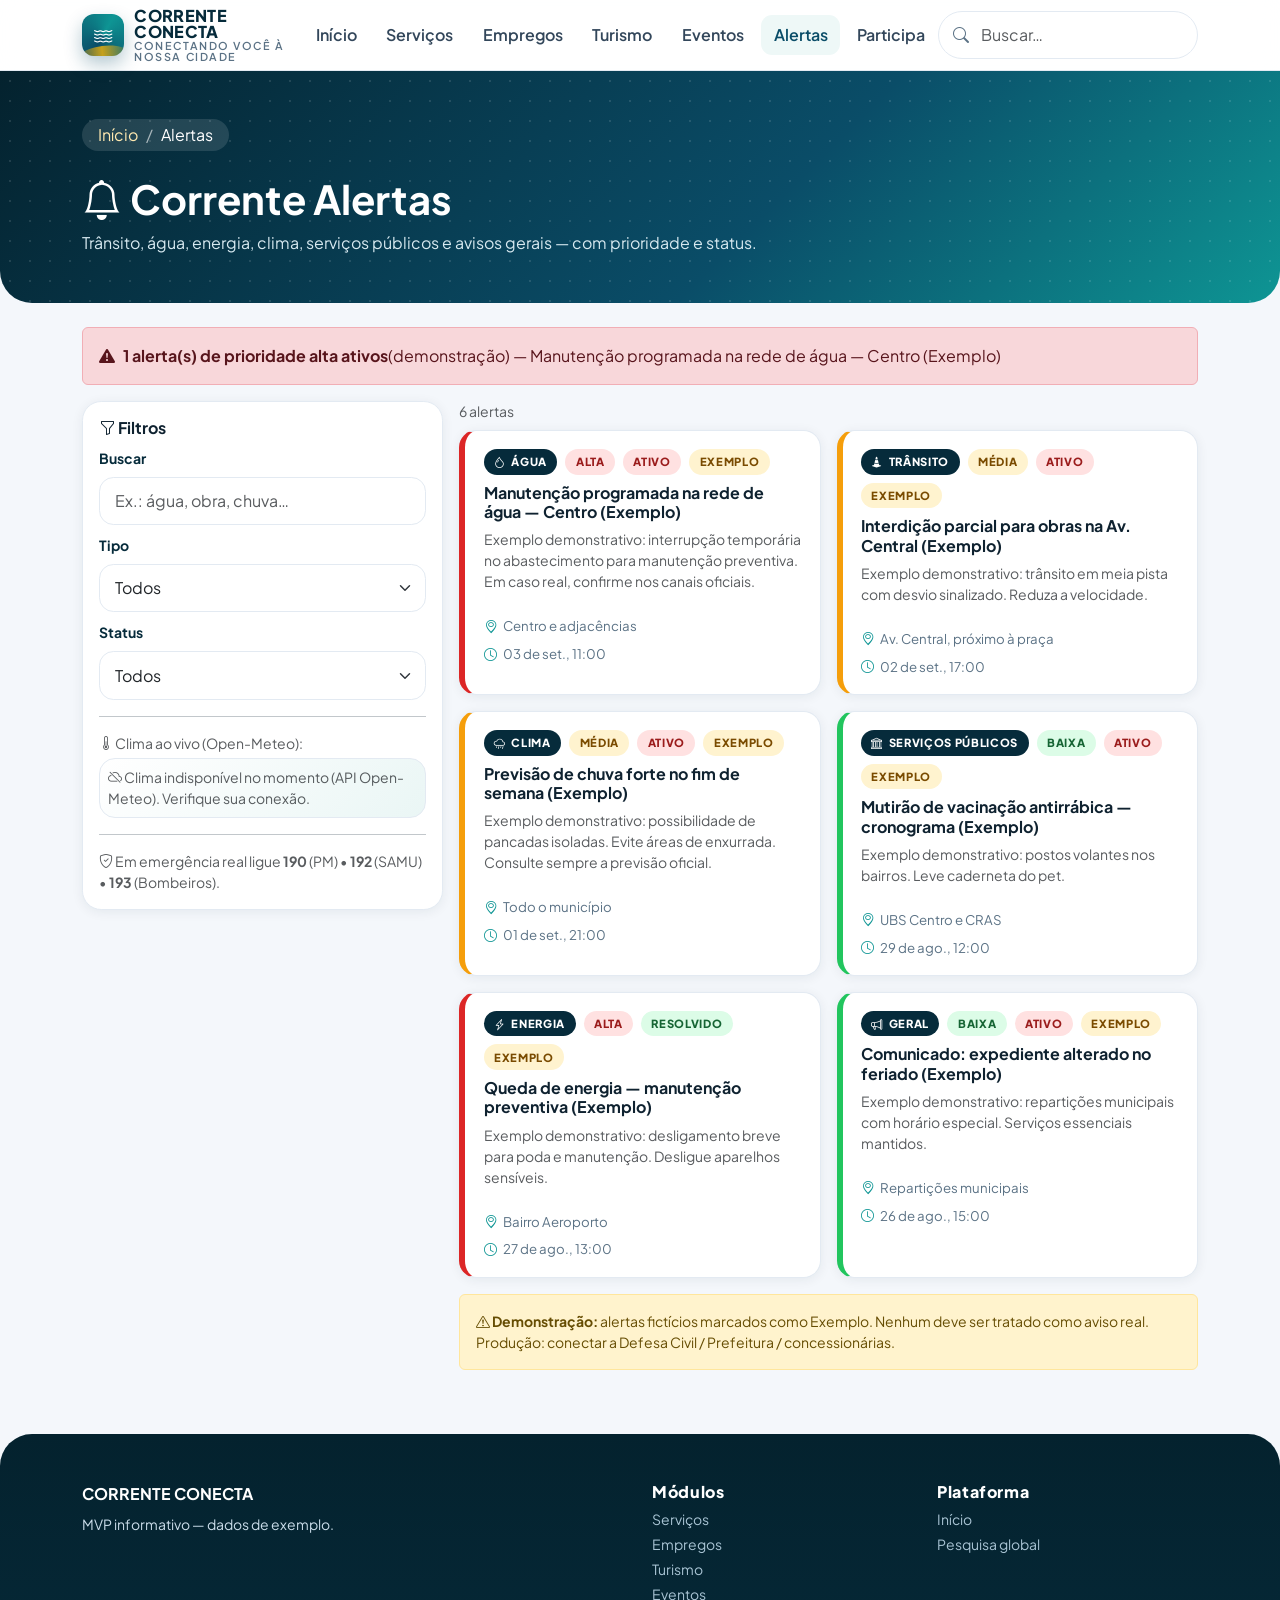
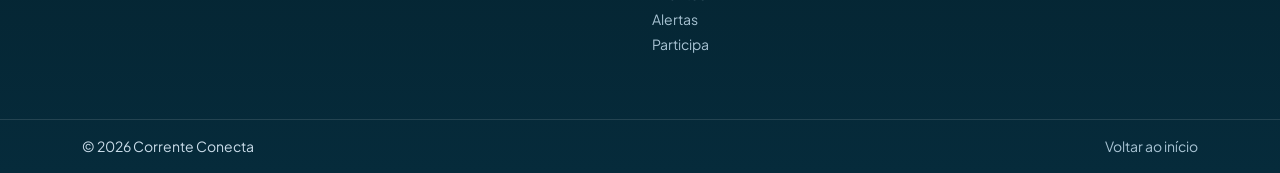
<file: pages/alertas.html>
<!doctype html>
<html lang="pt-BR">
<head>
<meta charset="utf-8"><meta name="viewport" content="width=device-width, initial-scale=1">
<title>Corrente Alertas — avisos da cidade</title>
<meta name="description" content="Alertas de Corrente-PI: trânsito, água, energia, clima, serviços públicos e avisos gerais.">
<link rel="icon" type="image/svg+xml" href="../assets/logo/logo.svg">
<link href="https://fonts.googleapis.com/css2?family=Plus+Jakarta+Sans:wght@400;600;700;800&display=swap" rel="stylesheet">
<link href="https://cdn.jsdelivr.net/npm/bootstrap@5.3.3/dist/css/bootstrap.min.css" rel="stylesheet">
<link href="https://cdn.jsdelivr.net/npm/bootstrap-icons@1.11.3/font/bootstrap-icons.min.css" rel="stylesheet">
<link rel="stylesheet" href="../css/style.css"><link rel="stylesheet" href="../css/responsive.css">
</head>
<body>
<header><nav class="navbar navbar-expand-lg cc-navbar sticky-top" id="mainNav" aria-label="Navegação principal"><div class="container">
<a class="cc-brand" href="../index.html"><span class="cc-logo"><i class="bi bi-water"></i></span><span class="cc-brand-name">CORRENTE CONECTA<small>Conectando você à nossa cidade</small></span></a>
<button class="navbar-toggler border-0" type="button" data-bs-toggle="offcanvas" data-bs-target="#menuMobile" aria-label="Abrir menu"><span class="navbar-toggler-icon"></span></button>
<div class="collapse navbar-collapse d-none d-lg-flex"><ul class="navbar-nav mx-auto gap-1">
<li class="nav-item"><a class="nav-link" href="../index.html">Início</a></li><li class="nav-item"><a class="nav-link" href="servicos.html">Serviços</a></li><li class="nav-item"><a class="nav-link" href="empregos.html">Empregos</a></li><li class="nav-item"><a class="nav-link" href="turismo.html">Turismo</a></li><li class="nav-item"><a class="nav-link" href="eventos.html">Eventos</a></li><li class="nav-item"><a class="nav-link active" href="alertas.html">Alertas</a></li><li class="nav-item"><a class="nav-link" href="participa.html">Participa</a></li></ul>
<form class="d-flex cc-search" role="search"><i class="bi bi-search"></i><label class="visually-hidden" for="globalSearch">Pesquisar</label><input id="globalSearch" class="form-control" type="search" placeholder="Buscar…" autocomplete="off"><div id="searchResults" class="cc-search-results d-none"></div></form></div></div></nav>
<div class="offcanvas offcanvas-end" tabindex="-1" id="menuMobile"><div class="offcanvas-header"><h5 class="fw-bold">Corrente Conecta</h5><button class="btn-close" data-bs-dismiss="offcanvas" aria-label="Fechar"></button></div><div class="offcanvas-body d-flex flex-column gap-1"><a class="nav-link" href="../index.html">Início</a><a class="nav-link" href="servicos.html">Serviços</a><a class="nav-link" href="empregos.html">Empregos</a><a class="nav-link" href="turismo.html">Turismo</a><a class="nav-link" href="eventos.html">Eventos</a><a class="nav-link active" href="alertas.html">Alertas</a><a class="nav-link" href="participa.html">Participa</a><a class="nav-link" href="busca.html">Pesquisa avançada</a></div></div></header>
<main>
<section class="page-hero"><div class="container py-5 position-relative">
<nav aria-label="breadcrumb"><ol class="breadcrumb px-3 py-1 d-inline-flex small"><li class="breadcrumb-item"><a href="../index.html">Início</a></li><li class="breadcrumb-item active" aria-current="page">Alertas</li></ol></nav>
<h1 class="fw-bold mt-2"><i class="bi bi-bell me-2"></i>Corrente Alertas</h1>
<p class="mb-0" style="color:#d7e9f0">Trânsito, água, energia, clima, serviços públicos e avisos gerais — com prioridade e status.</p></div></section>
<div class="container mt-4">
<div class="alert alert-danger d-flex align-items-center" id="alertaBanner" role="alert"></div>
<div class="row g-3">
<div class="col-lg-4"><div class="toolbar p-3"><h2 class="h6 fw-bold"><i class="bi bi-funnel"></i> Filtros</h2>
<label class="form-label small" for="qAl">Buscar</label><input id="qAl" class="form-control mb-2" type="search" placeholder="Ex.: água, obra, chuva…">
<label class="form-label small" for="fTipo">Tipo</label><select id="fTipo" class="form-select mb-2"><option>Todos</option></select>
<label class="form-label small" for="fStatus">Status</label><select id="fStatus" class="form-select"><option>Todos</option><option>Ativo</option><option>Resolvido</option></select>
<hr><div class="small text-muted"><i class="bi bi-thermometer-half"></i> Clima ao vivo (Open-Meteo):</div><div class="cc-weather p-2 mt-1" data-cc-weather><div class="small text-muted">Carregando…</div></div>
<hr><p class="small text-muted mb-0"><i class="bi bi-shield-check"></i> Em emergência real ligue <b>190</b> (PM) • <b>192</b> (SAMU) • <b>193</b> (Bombeiros).</p>
</div></div>
<div class="col-lg-8"><div class="small text-muted mb-2"><span id="countAl" aria-live="polite"></span></div><div class="row g-3" id="gridAlertas"></div>
<div class="alert alert-warning small mt-3"><i class="bi bi-exclamation-triangle"></i> <b>Demonstração:</b> alertas fictícios marcados como Exemplo. Nenhum deve ser tratado como aviso real. Produção: conectar a Defesa Civil / Prefeitura / concessionárias.</div></div>
</div></div></main>
<footer class="cc-footer"><div class="container py-5"><div class="row g-4"><div class="col-md-6"><b class="text-white">CORRENTE CONECTA</b><p class="small mt-2">MVP informativo — dados de exemplo.</p></div><div class="col-6 col-md-3"><h6>Módulos</h6><ul class="list-unstyled small d-grid gap-1"><li><a href="servicos.html">Serviços</a></li><li><a href="empregos.html">Empregos</a></li><li><a href="turismo.html">Turismo</a></li><li><a href="eventos.html">Eventos</a></li><li><a href="alertas.html">Alertas</a></li><li><a href="participa.html">Participa</a></li></ul></div><div class="col-6 col-md-3"><h6>Plataforma</h6><ul class="list-unstyled small d-grid gap-1"><li><a href="../index.html">Início</a></li><li><a href="busca.html">Pesquisa global</a></li></ul></div></div></div><div class="cc-bottom"><div class="container py-3 small d-flex gap-2"><span>© <span data-cc-year>2026</span> Corrente Conecta</span><span class="ms-auto"><a href="../index.html">Voltar ao início</a></span></div></div></footer>
<button id="toTop" aria-label="Voltar ao topo"><i class="bi bi-arrow-up"></i></button>
<script src="https://cdn.jsdelivr.net/npm/bootstrap@5.3.3/dist/js/bootstrap.bundle.min.js"></script>
<script src="../js/main.js"></script><script src="../js/alertas.js"></script>
</body></html>
</file>
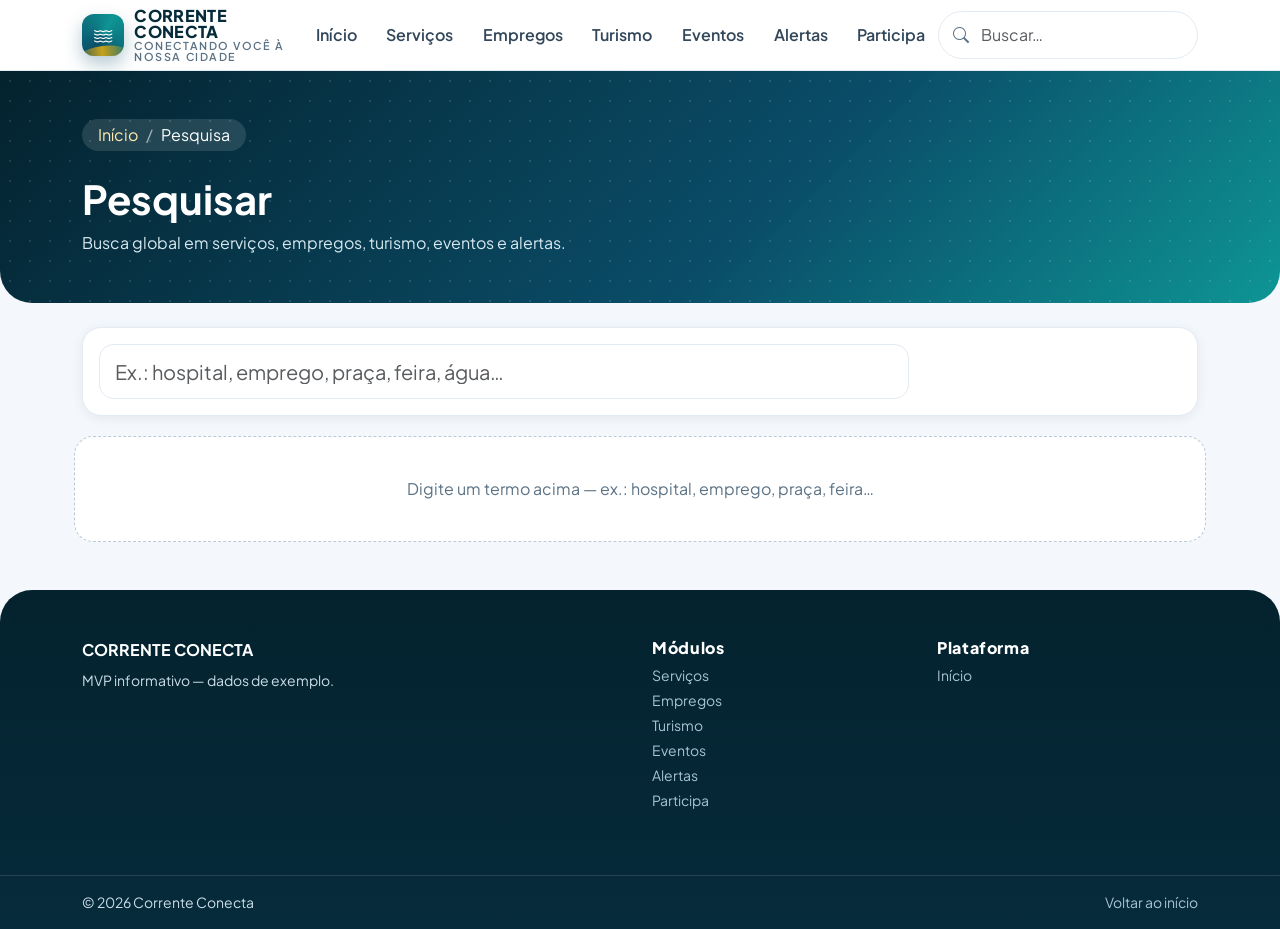
<file: pages/busca.html>
<!doctype html>
<html lang="pt-BR">
<head>
<meta charset="utf-8"><meta name="viewport" content="width=device-width, initial-scale=1">
<title>Pesquisa — Corrente Conecta</title>
<meta name="description" content="Pesquisa global do Corrente Conecta em serviços, empregos, turismo, eventos e alertas.">
<link rel="icon" type="image/svg+xml" href="../assets/logo/logo.svg">
<link href="https://fonts.googleapis.com/css2?family=Plus+Jakarta+Sans:wght@400;600;700;800&display=swap" rel="stylesheet">
<link href="https://cdn.jsdelivr.net/npm/bootstrap@5.3.3/dist/css/bootstrap.min.css" rel="stylesheet">
<link href="https://cdn.jsdelivr.net/npm/bootstrap-icons@1.11.3/font/bootstrap-icons.min.css" rel="stylesheet">
<link rel="stylesheet" href="../css/style.css"><link rel="stylesheet" href="../css/responsive.css">
</head>
<body>
<header><nav class="navbar navbar-expand-lg cc-navbar sticky-top" id="mainNav" aria-label="Navegação principal"><div class="container">
<a class="cc-brand" href="../index.html"><span class="cc-logo"><i class="bi bi-water"></i></span><span class="cc-brand-name">CORRENTE CONECTA<small>Conectando você à nossa cidade</small></span></a>
<button class="navbar-toggler border-0" type="button" data-bs-toggle="offcanvas" data-bs-target="#menuMobile" aria-label="Abrir menu"><span class="navbar-toggler-icon"></span></button>
<div class="collapse navbar-collapse d-none d-lg-flex"><ul class="navbar-nav mx-auto gap-1">
<li class="nav-item"><a class="nav-link" href="../index.html">Início</a></li><li class="nav-item"><a class="nav-link" href="servicos.html">Serviços</a></li><li class="nav-item"><a class="nav-link" href="empregos.html">Empregos</a></li><li class="nav-item"><a class="nav-link" href="turismo.html">Turismo</a></li><li class="nav-item"><a class="nav-link" href="eventos.html">Eventos</a></li><li class="nav-item"><a class="nav-link" href="alertas.html">Alertas</a></li><li class="nav-item"><a class="nav-link" href="participa.html">Participa</a></li></ul>
<form class="d-flex cc-search" role="search"><i class="bi bi-search"></i><label class="visually-hidden" for="globalSearch">Pesquisar</label><input id="globalSearch" class="form-control" type="search" placeholder="Buscar…" autocomplete="off"><div id="searchResults" class="cc-search-results d-none"></div></form></div></div></nav>
<div class="offcanvas offcanvas-end" tabindex="-1" id="menuMobile"><div class="offcanvas-header"><h5 class="fw-bold">Corrente Conecta</h5><button class="btn-close" data-bs-dismiss="offcanvas" aria-label="Fechar"></button></div><div class="offcanvas-body d-flex flex-column gap-1"><a class="nav-link" href="../index.html">Início</a><a class="nav-link" href="servicos.html">Serviços</a><a class="nav-link" href="empregos.html">Empregos</a><a class="nav-link" href="turismo.html">Turismo</a><a class="nav-link" href="eventos.html">Eventos</a><a class="nav-link" href="alertas.html">Alertas</a><a class="nav-link" href="participa.html">Participa</a></div></div></header>
<main>
<section class="page-hero"><div class="container py-5 position-relative">
<nav aria-label="breadcrumb"><ol class="breadcrumb px-3 py-1 d-inline-flex small"><li class="breadcrumb-item"><a href="../index.html">Início</a></li><li class="breadcrumb-item active" aria-current="page">Pesquisa</li></ol></nav>
<h1 class="fw-bold mt-2" id="buscaTitle">Pesquisar</h1>
<p class="mb-0" style="color:#d7e9f0">Busca global em serviços, empregos, turismo, eventos e alertas.</p></div></section>
<div class="container mt-4">
<div class="toolbar p-3"><div class="row g-2"><div class="col-md-9"><label class="visually-hidden" for="qBusca">Termo</label><input id="qBusca" class="form-control form-control-lg" type="search" placeholder="Ex.: hospital, emprego, praça, feira, água…"></div><div class="col-md-3 text-md-end align-self-center"><span id="buscaCount" class="small text-muted"></span></div></div></div>
<div class="row g-3 mt-1" id="buscaResults"></div>
</div></main>
<footer class="cc-footer"><div class="container py-5"><div class="row g-4"><div class="col-md-6"><b class="text-white">CORRENTE CONECTA</b><p class="small mt-2">MVP informativo — dados de exemplo.</p></div><div class="col-6 col-md-3"><h6>Módulos</h6><ul class="list-unstyled small d-grid gap-1"><li><a href="servicos.html">Serviços</a></li><li><a href="empregos.html">Empregos</a></li><li><a href="turismo.html">Turismo</a></li><li><a href="eventos.html">Eventos</a></li><li><a href="alertas.html">Alertas</a></li><li><a href="participa.html">Participa</a></li></ul></div><div class="col-6 col-md-3"><h6>Plataforma</h6><ul class="list-unstyled small d-grid gap-1"><li><a href="../index.html">Início</a></li></ul></div></div></div><div class="cc-bottom"><div class="container py-3 small d-flex gap-2"><span>© <span data-cc-year>2026</span> Corrente Conecta</span><span class="ms-auto"><a href="../index.html">Voltar ao início</a></span></div></div></footer>
<button id="toTop" aria-label="Voltar ao topo"><i class="bi bi-arrow-up"></i></button>
<script src="https://cdn.jsdelivr.net/npm/bootstrap@5.3.3/dist/js/bootstrap.bundle.min.js"></script>
<script src="../js/main.js"></script><script src="../js/busca.js"></script>
</body></html>
</file>
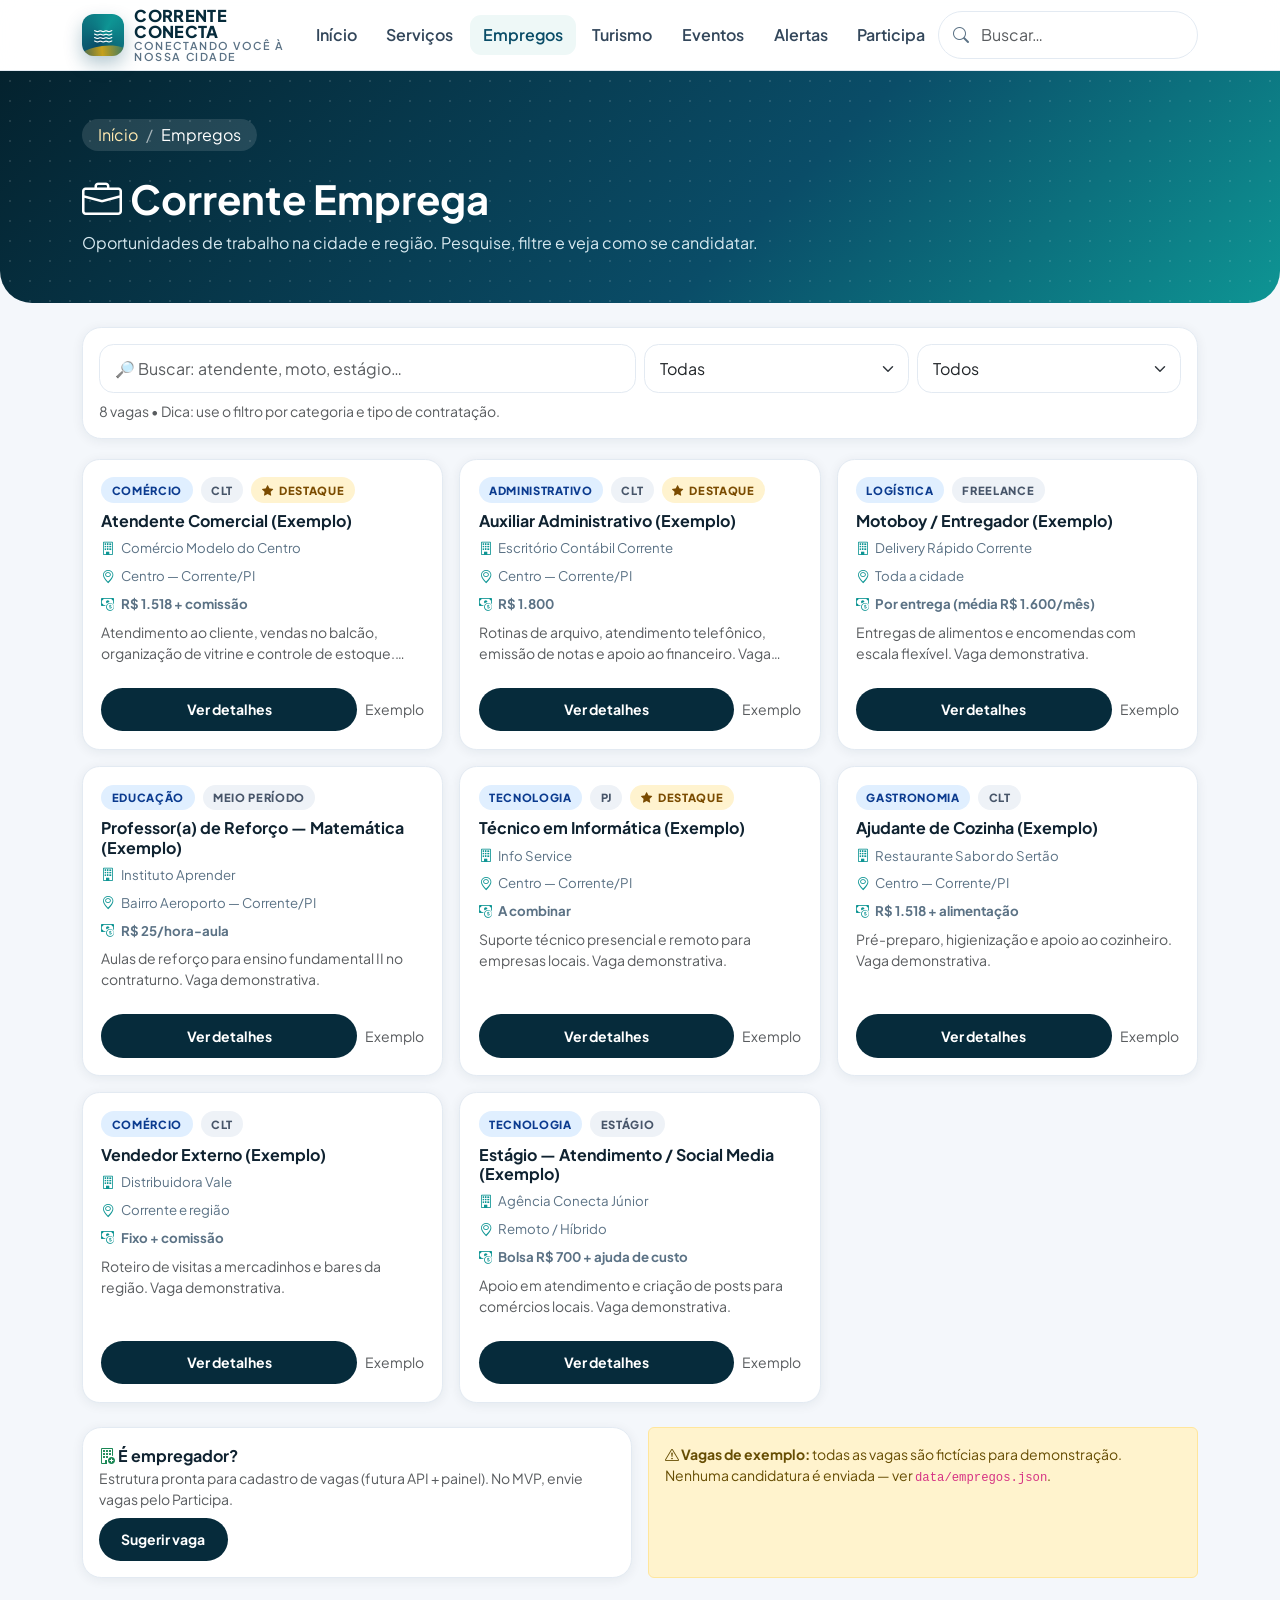
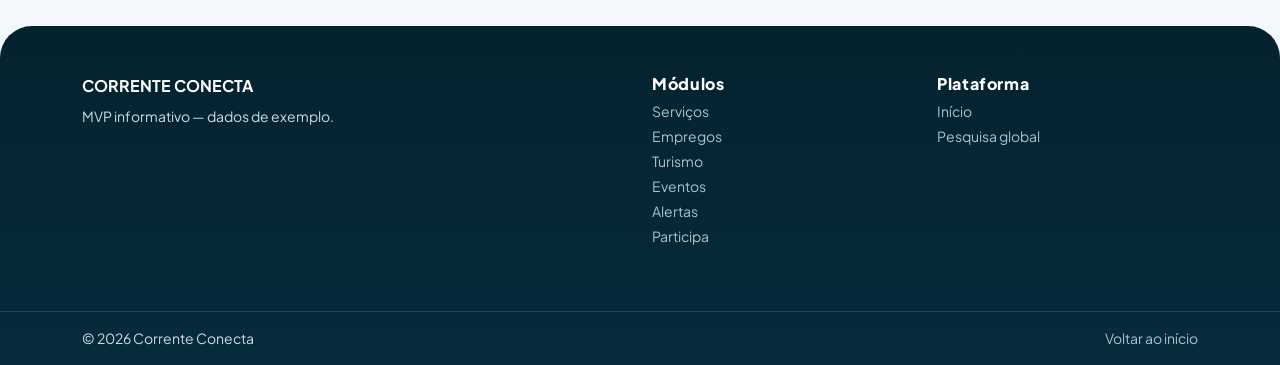
<file: pages/empregos.html>
<!doctype html>
<html lang="pt-BR">
<head>
  <meta charset="utf-8"><meta name="viewport" content="width=device-width, initial-scale=1">
  <title>Corrente Emprega — vagas em Corrente-PI</title>
  <meta name="description" content="Vagas de emprego em Corrente-PI: pesquise, filtre por categoria e tipo, veja detalhes e candidate-se.">
  <link rel="icon" type="image/svg+xml" href="../assets/logo/logo.svg">
  <link href="https://fonts.googleapis.com/css2?family=Plus+Jakarta+Sans:wght@400;600;700;800&display=swap" rel="stylesheet">
  <link href="https://cdn.jsdelivr.net/npm/bootstrap@5.3.3/dist/css/bootstrap.min.css" rel="stylesheet">
  <link href="https://cdn.jsdelivr.net/npm/bootstrap-icons@1.11.3/font/bootstrap-icons.min.css" rel="stylesheet">
  <link rel="stylesheet" href="../css/style.css"><link rel="stylesheet" href="../css/responsive.css">
</head>
<body>
<header><nav class="navbar navbar-expand-lg cc-navbar sticky-top" id="mainNav" aria-label="Navegação principal"><div class="container">
<a class="cc-brand" href="../index.html"><span class="cc-logo"><i class="bi bi-water"></i></span><span class="cc-brand-name">CORRENTE CONECTA<small>Conectando você à nossa cidade</small></span></a>
<button class="navbar-toggler border-0" type="button" data-bs-toggle="offcanvas" data-bs-target="#menuMobile" aria-label="Abrir menu"><span class="navbar-toggler-icon"></span></button>
<div class="collapse navbar-collapse d-none d-lg-flex"><ul class="navbar-nav mx-auto gap-1">
<li class="nav-item"><a class="nav-link" href="../index.html">Início</a></li><li class="nav-item"><a class="nav-link" href="servicos.html">Serviços</a></li><li class="nav-item"><a class="nav-link active" href="empregos.html">Empregos</a></li><li class="nav-item"><a class="nav-link" href="turismo.html">Turismo</a></li><li class="nav-item"><a class="nav-link" href="eventos.html">Eventos</a></li><li class="nav-item"><a class="nav-link" href="alertas.html">Alertas</a></li><li class="nav-item"><a class="nav-link" href="participa.html">Participa</a></li></ul>
<form class="d-flex cc-search" role="search"><i class="bi bi-search"></i><label class="visually-hidden" for="globalSearch">Pesquisar</label><input id="globalSearch" class="form-control" type="search" placeholder="Buscar…" autocomplete="off"><div id="searchResults" class="cc-search-results d-none"></div></form></div></div></nav>
<div class="offcanvas offcanvas-end" tabindex="-1" id="menuMobile"><div class="offcanvas-header"><h5 class="fw-bold">Corrente Conecta</h5><button class="btn-close" data-bs-dismiss="offcanvas" aria-label="Fechar"></button></div><div class="offcanvas-body d-flex flex-column gap-1"><a class="nav-link" href="../index.html">Início</a><a class="nav-link" href="servicos.html">Serviços</a><a class="nav-link active" href="empregos.html">Empregos</a><a class="nav-link" href="turismo.html">Turismo</a><a class="nav-link" href="eventos.html">Eventos</a><a class="nav-link" href="alertas.html">Alertas</a><a class="nav-link" href="participa.html">Participa</a><a class="nav-link" href="busca.html">Pesquisa avançada</a></div></div></header>
<main>
<section class="page-hero"><div class="container py-5 position-relative">
<nav aria-label="breadcrumb"><ol class="breadcrumb px-3 py-1 d-inline-flex small"><li class="breadcrumb-item"><a href="../index.html">Início</a></li><li class="breadcrumb-item active" aria-current="page">Empregos</li></ol></nav>
<h1 class="fw-bold mt-2"><i class="bi bi-briefcase me-2"></i>Corrente Emprega</h1>
<p class="mb-0" style="color:#d7e9f0">Oportunidades de trabalho na cidade e região. Pesquise, filtre e veja como se candidatar.</p></div></section>
<div class="container mt-4">
<div class="toolbar p-3"><div class="row g-2"><div class="col-md-6"><label class="visually-hidden" for="qVagas">Pesquisar vagas</label><input id="qVagas" class="form-control" type="search" placeholder="🔎 Buscar: atendente, moto, estágio…"></div><div class="col-6 col-md-3"><label class="visually-hidden" for="fCat">Categoria</label><select id="fCat" class="form-select"><option>Todas</option></select></div><div class="col-6 col-md-3"><label class="visually-hidden" for="fTipo">Tipo</label><select id="fTipo" class="form-select"><option>Todos</option></select></div></div><div class="small text-muted mt-2"><span id="countVagas" aria-live="polite"></span> • Dica: use o filtro por categoria e tipo de contratação.</div></div>
<div class="row g-3 mt-1" id="gridVagas"></div>
<div class="row g-3 mt-2"><div class="col-md-6"><div class="toolbar p-3 h-100"><b><i class="bi bi-building-add text-success"></i> É empregador?</b><p class="small text-muted mb-2">Estrutura pronta para cadastro de vagas (futura API + painel). No MVP, envie vagas pelo Participa.</p><a href="participa.html" class="btn btn-dark-cc btn-sm">Sugerir vaga</a></div></div><div class="col-md-6"><div class="alert alert-warning small h-100 mb-0"><i class="bi bi-exclamation-triangle"></i> <b>Vagas de exemplo:</b> todas as vagas são fictícias para demonstração. Nenhuma candidatura é enviada — ver <code>data/empregos.json</code>.</div></div></div>
</div></main>
<footer class="cc-footer"><div class="container py-5"><div class="row g-4"><div class="col-md-6"><b class="text-white">CORRENTE CONECTA</b><p class="small mt-2">MVP informativo — dados de exemplo.</p></div><div class="col-6 col-md-3"><h6>Módulos</h6><ul class="list-unstyled small d-grid gap-1"><li><a href="servicos.html">Serviços</a></li><li><a href="empregos.html">Empregos</a></li><li><a href="turismo.html">Turismo</a></li><li><a href="eventos.html">Eventos</a></li><li><a href="alertas.html">Alertas</a></li><li><a href="participa.html">Participa</a></li></ul></div><div class="col-6 col-md-3"><h6>Plataforma</h6><ul class="list-unstyled small d-grid gap-1"><li><a href="../index.html">Início</a></li><li><a href="busca.html">Pesquisa global</a></li></ul></div></div></div><div class="cc-bottom"><div class="container py-3 small d-flex gap-2"><span>© <span data-cc-year>2026</span> Corrente Conecta</span><span class="ms-auto"><a href="../index.html">Voltar ao início</a></span></div></div></footer>
<button id="toTop" aria-label="Voltar ao topo"><i class="bi bi-arrow-up"></i></button>
<div class="modal fade" id="vagaModal" tabindex="-1" aria-labelledby="vagaTitle"><div class="modal-dialog modal-dialog-centered"><div class="modal-content" style="border-radius:1.2rem"><div class="modal-header"><h5 class="modal-title fw-bold" id="vagaTitle">Vaga</h5><button class="btn-close" data-bs-dismiss="modal" aria-label="Fechar"></button></div><div class="modal-body" id="vagaBody"></div><div class="modal-footer"><button class="btn btn-outline-cc btn-sm" data-bs-dismiss="modal">Fechar</button></div></div></div></div>
<script src="https://cdn.jsdelivr.net/npm/bootstrap@5.3.3/dist/js/bootstrap.bundle.min.js"></script>
<script src="../js/main.js"></script><script src="../js/empregos.js"></script>
</body></html>
</file>
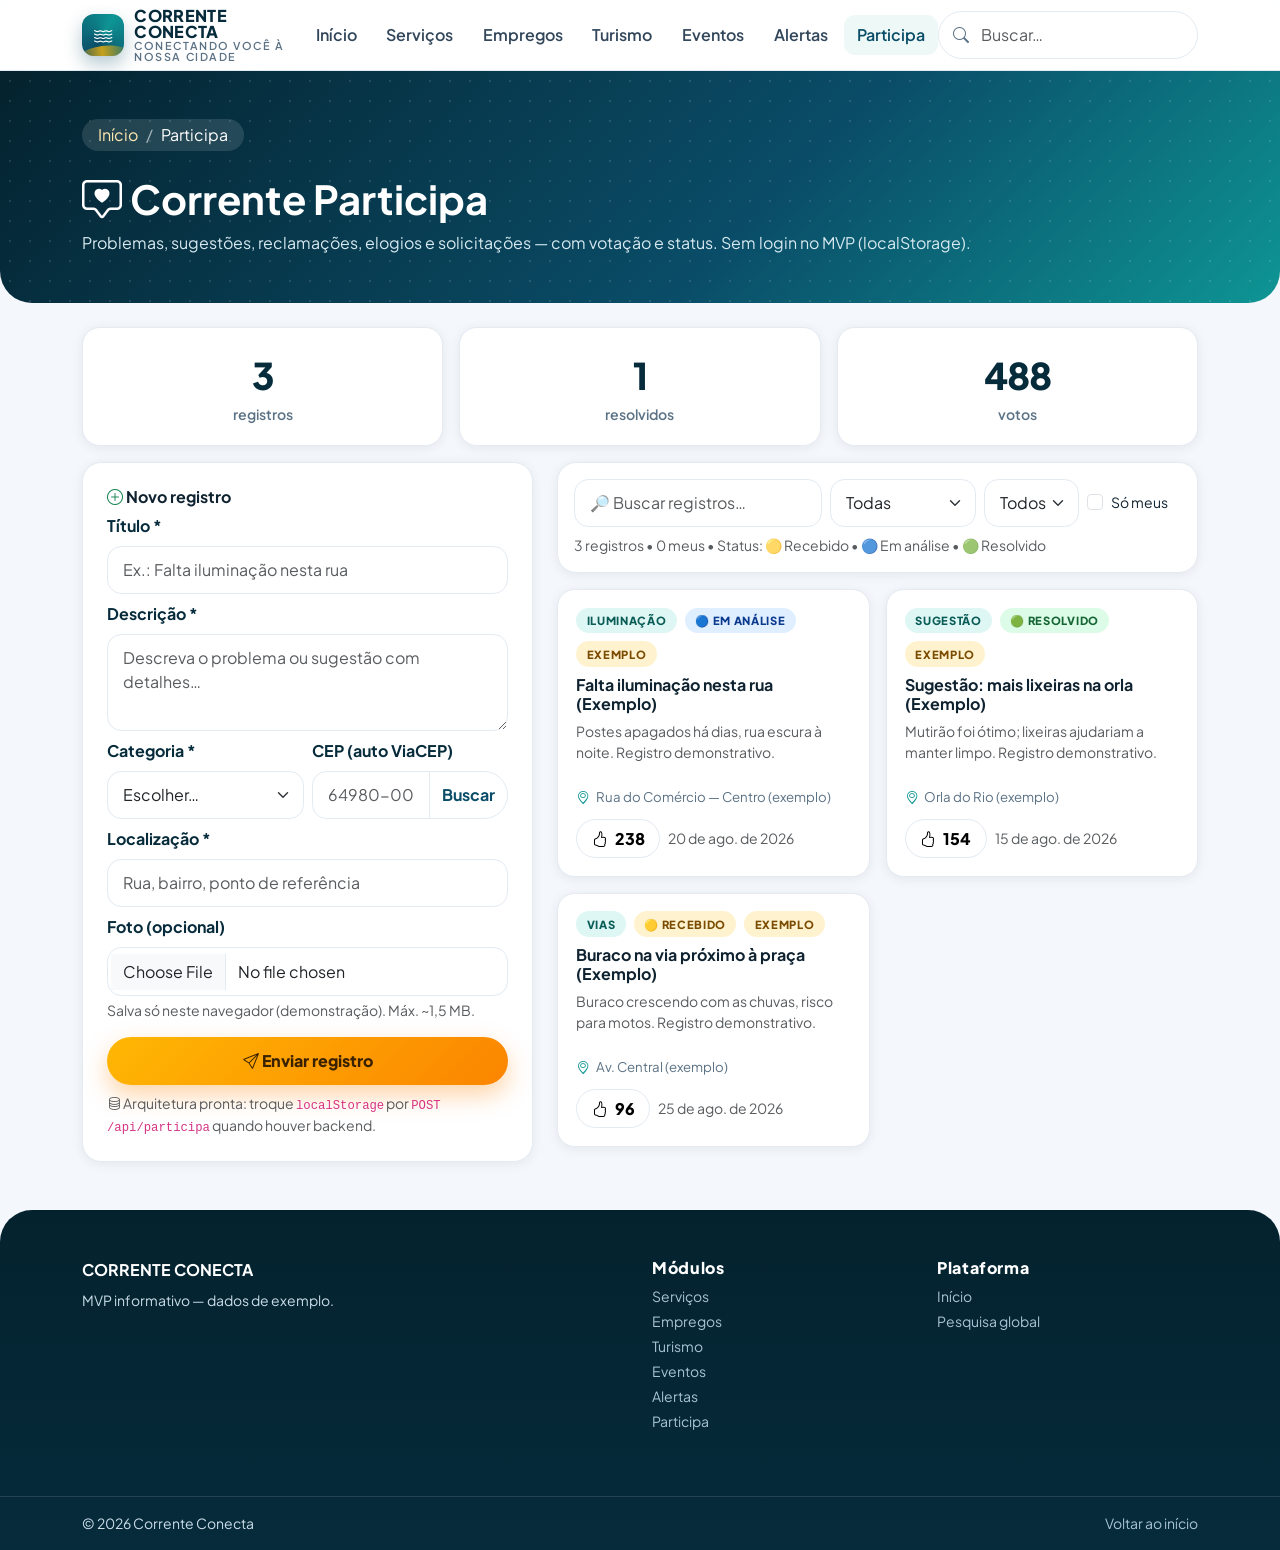
<file: pages/participa.html>
<!doctype html>
<html lang="pt-BR">
<head>
<meta charset="utf-8"><meta name="viewport" content="width=device-width, initial-scale=1">
<title>Corrente Participa — registre e vote</title>
<meta name="description" content="Registre problemas, sugestões, reclamações, elogios e solicitações em Corrente-PI. Vote e acompanhe o status.">
<link rel="icon" type="image/svg+xml" href="../assets/logo/logo.svg">
<link href="https://fonts.googleapis.com/css2?family=Plus+Jakarta+Sans:wght@400;600;700;800&display=swap" rel="stylesheet">
<link href="https://cdn.jsdelivr.net/npm/bootstrap@5.3.3/dist/css/bootstrap.min.css" rel="stylesheet">
<link href="https://cdn.jsdelivr.net/npm/bootstrap-icons@1.11.3/font/bootstrap-icons.min.css" rel="stylesheet">
<link rel="stylesheet" href="../css/style.css"><link rel="stylesheet" href="../css/responsive.css">
</head>
<body>
<header><nav class="navbar navbar-expand-lg cc-navbar sticky-top" id="mainNav" aria-label="Navegação principal"><div class="container">
<a class="cc-brand" href="../index.html"><span class="cc-logo"><i class="bi bi-water"></i></span><span class="cc-brand-name">CORRENTE CONECTA<small>Conectando você à nossa cidade</small></span></a>
<button class="navbar-toggler border-0" type="button" data-bs-toggle="offcanvas" data-bs-target="#menuMobile" aria-label="Abrir menu"><span class="navbar-toggler-icon"></span></button>
<div class="collapse navbar-collapse d-none d-lg-flex"><ul class="navbar-nav mx-auto gap-1">
<li class="nav-item"><a class="nav-link" href="../index.html">Início</a></li><li class="nav-item"><a class="nav-link" href="servicos.html">Serviços</a></li><li class="nav-item"><a class="nav-link" href="empregos.html">Empregos</a></li><li class="nav-item"><a class="nav-link" href="turismo.html">Turismo</a></li><li class="nav-item"><a class="nav-link" href="eventos.html">Eventos</a></li><li class="nav-item"><a class="nav-link" href="alertas.html">Alertas</a></li><li class="nav-item"><a class="nav-link active" href="participa.html">Participa</a></li></ul>
<form class="d-flex cc-search" role="search"><i class="bi bi-search"></i><label class="visually-hidden" for="globalSearch">Pesquisar</label><input id="globalSearch" class="form-control" type="search" placeholder="Buscar…" autocomplete="off"><div id="searchResults" class="cc-search-results d-none"></div></form></div></div></nav>
<div class="offcanvas offcanvas-end" tabindex="-1" id="menuMobile"><div class="offcanvas-header"><h5 class="fw-bold">Corrente Conecta</h5><button class="btn-close" data-bs-dismiss="offcanvas" aria-label="Fechar"></button></div><div class="offcanvas-body d-flex flex-column gap-1"><a class="nav-link" href="../index.html">Início</a><a class="nav-link" href="servicos.html">Serviços</a><a class="nav-link" href="empregos.html">Empregos</a><a class="nav-link" href="turismo.html">Turismo</a><a class="nav-link" href="eventos.html">Eventos</a><a class="nav-link" href="alertas.html">Alertas</a><a class="nav-link active" href="participa.html">Participa</a><a class="nav-link" href="busca.html">Pesquisa avançada</a></div></div></header>
<main>
<section class="page-hero"><div class="container py-5 position-relative">
<nav aria-label="breadcrumb"><ol class="breadcrumb px-3 py-1 d-inline-flex small"><li class="breadcrumb-item"><a href="../index.html">Início</a></li><li class="breadcrumb-item active" aria-current="page">Participa</li></ol></nav>
<h1 class="fw-bold mt-2"><i class="bi bi-chat-square-heart me-2"></i>Corrente Participa</h1>
<p class="mb-0" style="color:#d7e9f0">Problemas, sugestões, reclamações, elogios e solicitações — com votação e status. Sem login no MVP (localStorage).</p></div></section>
<div class="container mt-4">
<div class="row g-3 mb-3">
<div class="col-4"><div class="stat-card"><div class="num" id="stTotal">0</div><div class="lbl">registros</div></div></div>
<div class="col-4"><div class="stat-card"><div class="num" id="stResolv">0</div><div class="lbl">resolvidos</div></div></div>
<div class="col-4"><div class="stat-card"><div class="num" id="stVotos">0</div><div class="lbl">votos</div></div></div>
</div>
<div class="row g-4">
<div class="col-lg-5">
<div class="toolbar p-4">
<h2 class="h6 fw-bold"><i class="bi bi-plus-circle text-success"></i> Novo registro</h2>
<form id="formPart" novalidate>
<div class="mb-2"><label class="form-label" for="fTitulo">Título *</label><input id="fTitulo" class="form-control" required maxlength="120" placeholder="Ex.: Falta iluminação nesta rua"><div class="invalid-feedback">Dê um título curto.</div></div>
<div class="mb-2"><label class="form-label" for="fDesc">Descrição *</label><textarea id="fDesc" class="form-control" rows="3" required maxlength="1000" placeholder="Descreva o problema ou sugestão com detalhes…"></textarea><div class="invalid-feedback">Descreva com mais detalhes.</div></div>
<div class="row g-2">
<div class="col-6"><label class="form-label" for="fCat">Categoria *</label><select id="fCat" class="form-select" required><option value="">Escolher…</option><option>Iluminação</option><option>Vias</option><option>Limpeza</option><option>Água</option><option>Segurança</option><option>Sugestão</option><option>Elogio</option><option>Outro</option></select><div class="invalid-feedback">Escolha a categoria.</div></div>
<div class="col-6"><label class="form-label" for="fCep">CEP (auto ViaCEP)</label><div class="input-group"><input id="fCep" class="form-control" inputmode="numeric" maxlength="9" placeholder="64980-000"><button type="button" class="btn btn-outline-cc" id="btnCepP">Buscar</button></div></div>
</div>
<div class="form-text" id="cepPOut" aria-live="polite"></div>
<div class="mb-2 mt-2"><label class="form-label" for="fLocal">Localização *</label><input id="fLocal" class="form-control" required maxlength="160" placeholder="Rua, bairro, ponto de referência"><div class="invalid-feedback">Informe onde é.</div></div>
<div class="mb-3"><label class="form-label" for="fFoto">Foto (opcional)</label><input id="fFoto" type="file" class="form-control" accept="image/*"><div class="form-text">Salva só neste navegador (demonstração). Máx. ~1,5 MB.</div></div>
<button class="btn btn-cc w-100" type="submit"><i class="bi bi-send"></i> Enviar registro</button>
<p class="small text-muted mt-2 mb-0"><i class="bi bi-database"></i> Arquitetura pronta: troque <code>localStorage</code> por <code>POST /api/participa</code> quando houver backend.</p>
</form>
</div>
</div>
<div class="col-lg-7" id="listaPart">
<div class="toolbar p-3 mb-3"><div class="row g-2 align-items-center">
<div class="col-md-5"><label class="visually-hidden" for="qPart">Buscar</label><input id="qPart" class="form-control" type="search" placeholder="🔎 Buscar registros…"></div>
<div class="col-6 col-md-3"><label class="visually-hidden" for="pCatF">Categoria</label><select id="pCatF" class="form-select"></select></div>
<div class="col-6 col-md-2"><label class="visually-hidden" for="pStatusF">Status</label><select id="pStatusF" class="form-select"><option>Todos</option><option>Recebido</option><option>Em análise</option><option>Resolvido</option></select></div>
<div class="col-md-2"><div class="form-check"><input class="form-check-input" type="checkbox" id="pMine"><label class="form-check-label small" for="pMine">Só meus</label></div></div>
</div><div class="small text-muted mt-2"><span id="countPart"></span> • Status: 🟡 Recebido • 🔵 Em análise • 🟢 Resolvido</div></div>
<div class="row g-3" id="gridPart"></div>
</div>
</div></div></main>
<footer class="cc-footer"><div class="container py-5"><div class="row g-4"><div class="col-md-6"><b class="text-white">CORRENTE CONECTA</b><p class="small mt-2">MVP informativo — dados de exemplo.</p></div><div class="col-6 col-md-3"><h6>Módulos</h6><ul class="list-unstyled small d-grid gap-1"><li><a href="servicos.html">Serviços</a></li><li><a href="empregos.html">Empregos</a></li><li><a href="turismo.html">Turismo</a></li><li><a href="eventos.html">Eventos</a></li><li><a href="alertas.html">Alertas</a></li><li><a href="participa.html">Participa</a></li></ul></div><div class="col-6 col-md-3"><h6>Plataforma</h6><ul class="list-unstyled small d-grid gap-1"><li><a href="../index.html">Início</a></li><li><a href="busca.html">Pesquisa global</a></li></ul></div></div></div><div class="cc-bottom"><div class="container py-3 small d-flex gap-2"><span>© <span data-cc-year>2026</span> Corrente Conecta</span><span class="ms-auto"><a href="../index.html">Voltar ao início</a></span></div></div></footer>
<button id="toTop" aria-label="Voltar ao topo"><i class="bi bi-arrow-up"></i></button>
<script src="https://cdn.jsdelivr.net/npm/bootstrap@5.3.3/dist/js/bootstrap.bundle.min.js"></script>
<script src="../js/main.js"></script><script src="../js/participa.js"></script>
</body></html>
</file>
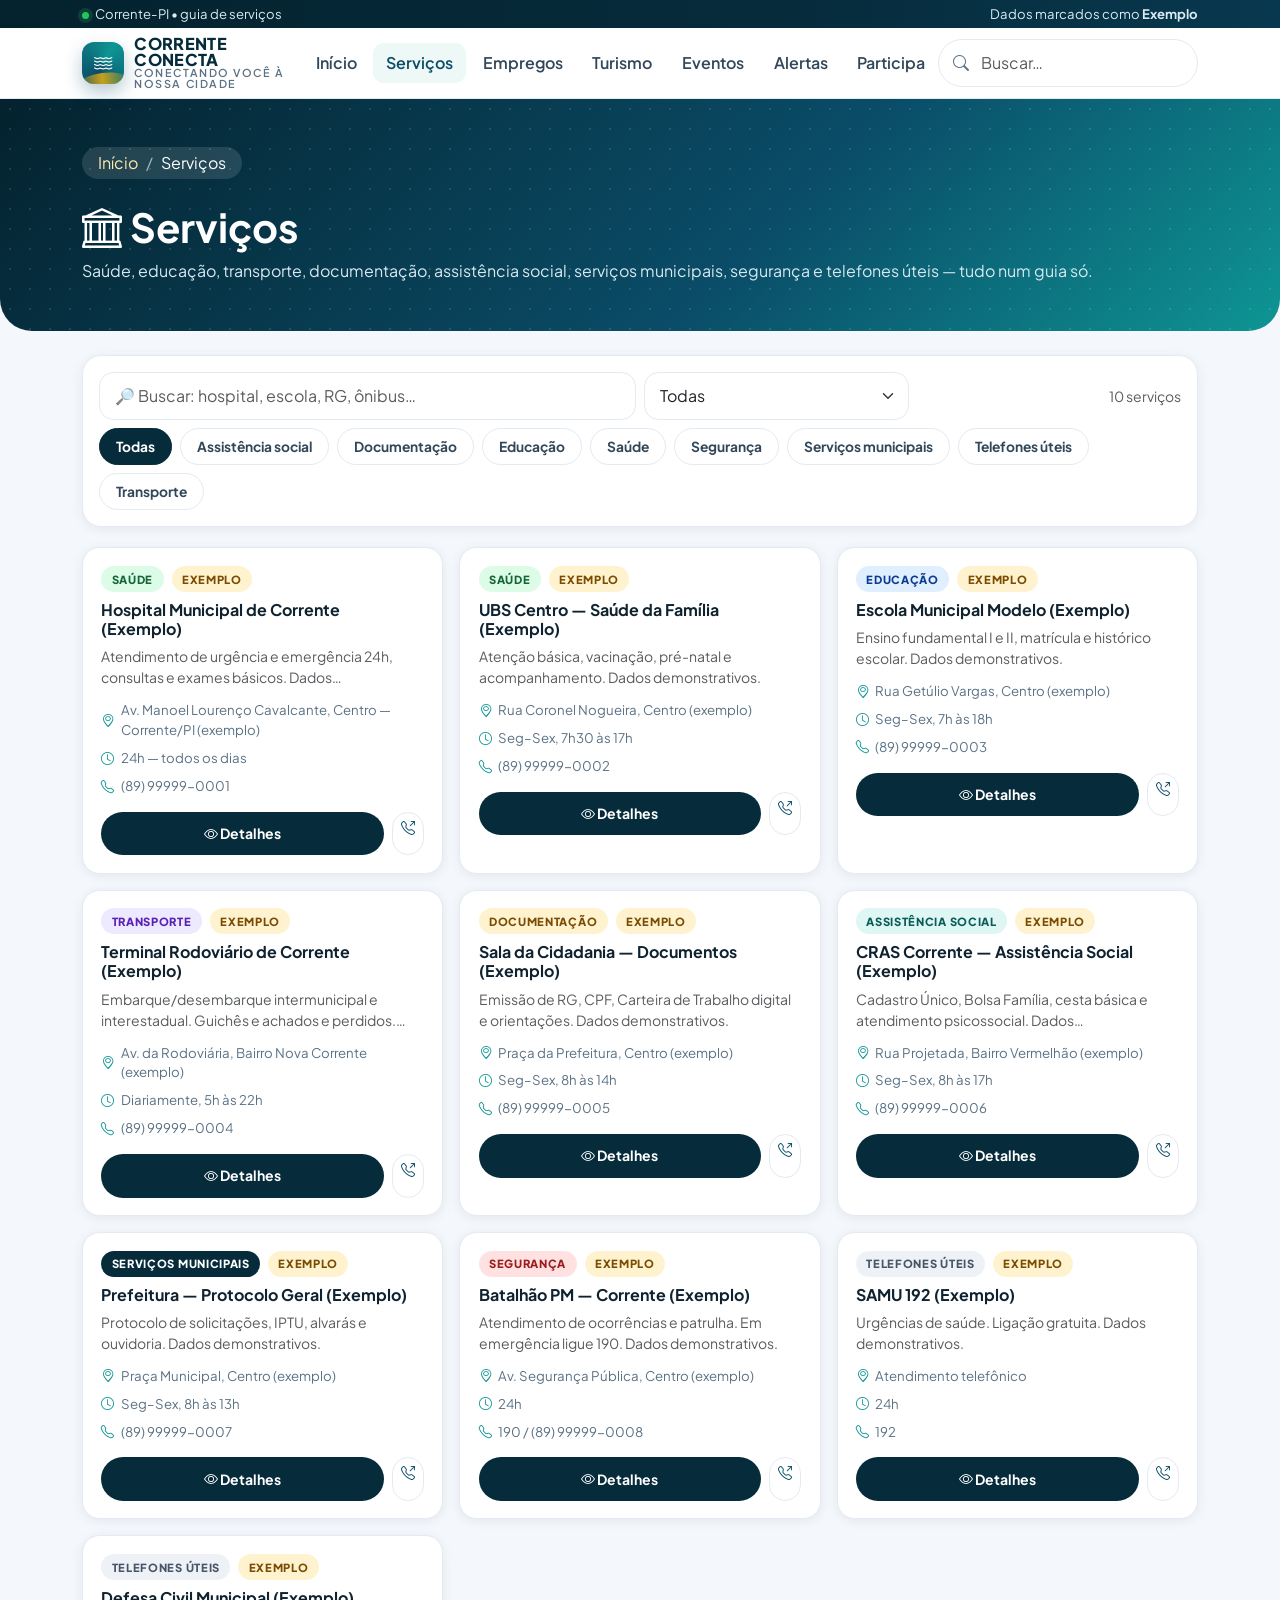
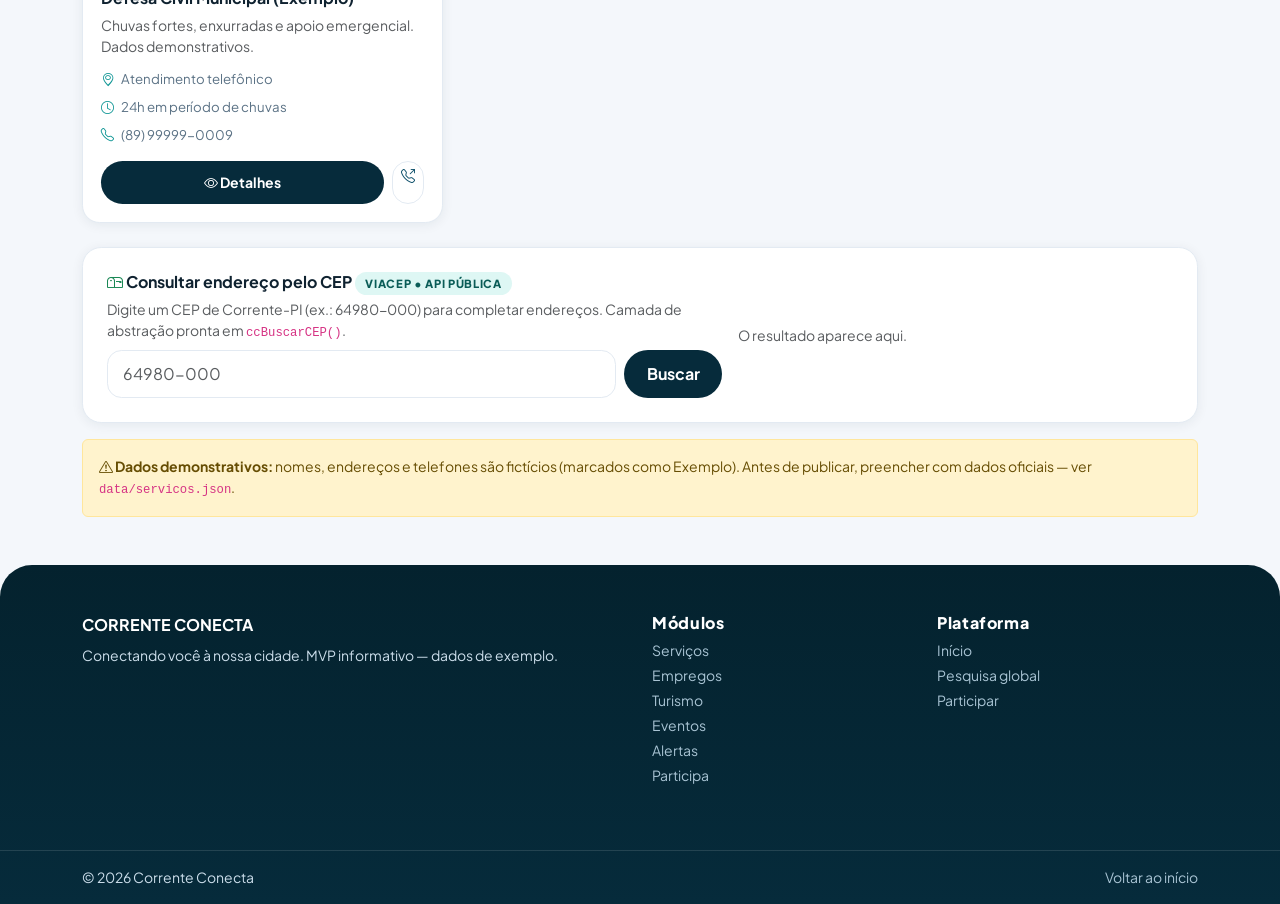
<file: pages/servicos.html>
<!doctype html>
<html lang="pt-BR">
<head>
  <meta charset="utf-8">
  <meta name="viewport" content="width=device-width, initial-scale=1">
  <title>Serviços — Corrente Conecta | Corrente-PI</title>
  <meta name="description" content="Guia de serviços de Corrente-PI: saúde, educação, transporte, documentação, assistência social, serviços municipais, segurança e telefones úteis.">
  <link rel="icon" type="image/svg+xml" href="../assets/logo/logo.svg">
  <link href="https://fonts.googleapis.com/css2?family=Plus+Jakarta+Sans:wght@400;500;600;700;800&display=swap" rel="stylesheet">
  <link href="https://cdn.jsdelivr.net/npm/bootstrap@5.3.3/dist/css/bootstrap.min.css" rel="stylesheet">
  <link href="https://cdn.jsdelivr.net/npm/bootstrap-icons@1.11.3/font/bootstrap-icons.min.css" rel="stylesheet">
  <link rel="stylesheet" href="../css/style.css">
  <link rel="stylesheet" href="../css/responsive.css">
</head>
<body>
<div class="cc-topbar py-1 d-none d-md-block"><div class="container d-flex gap-3"><span><span class="dot"></span>Corrente-PI • guia de serviços</span><span class="ms-auto">Dados marcados como <b>Exemplo</b></span></div></div>
<header>
  <nav class="navbar navbar-expand-lg cc-navbar sticky-top" id="mainNav" aria-label="Navegação principal">
    <div class="container">
      <a class="cc-brand" href="../index.html"><span class="cc-logo"><i class="bi bi-water"></i></span><span class="cc-brand-name">CORRENTE CONECTA<small>Conectando você à nossa cidade</small></span></a>
      <button class="navbar-toggler border-0" type="button" data-bs-toggle="offcanvas" data-bs-target="#menuMobile" aria-label="Abrir menu"><span class="navbar-toggler-icon"></span></button>
      <div class="collapse navbar-collapse d-none d-lg-flex">
        <ul class="navbar-nav mx-auto gap-1">
          <li class="nav-item"><a class="nav-link" href="../index.html">Início</a></li>
          <li class="nav-item"><a class="nav-link active" href="servicos.html">Serviços</a></li>
          <li class="nav-item"><a class="nav-link" href="empregos.html">Empregos</a></li>
          <li class="nav-item"><a class="nav-link" href="turismo.html">Turismo</a></li>
          <li class="nav-item"><a class="nav-link" href="eventos.html">Eventos</a></li>
          <li class="nav-item"><a class="nav-link" href="alertas.html">Alertas</a></li>
          <li class="nav-item"><a class="nav-link" href="participa.html">Participa</a></li>
        </ul>
        <form class="d-flex cc-search" role="search"><i class="bi bi-search"></i><label class="visually-hidden" for="globalSearch">Pesquisar</label><input id="globalSearch" class="form-control" type="search" placeholder="Buscar…" autocomplete="off"><div id="searchResults" class="cc-search-results d-none"></div></form>
      </div>
    </div>
  </nav>
  <div class="offcanvas offcanvas-end" tabindex="-1" id="menuMobile" aria-label="Menu móvel">
    <div class="offcanvas-header"><h5 class="fw-bold">Corrente Conecta</h5><button class="btn-close" data-bs-dismiss="offcanvas" aria-label="Fechar"></button></div>
    <div class="offcanvas-body d-flex flex-column gap-1">
      <a class="nav-link" href="../index.html">Início</a><a class="nav-link active" href="servicos.html">Serviços</a><a class="nav-link" href="empregos.html">Empregos</a><a class="nav-link" href="turismo.html">Turismo</a><a class="nav-link" href="eventos.html">Eventos</a><a class="nav-link" href="alertas.html">Alertas</a><a class="nav-link" href="participa.html">Participa</a><a class="nav-link" href="busca.html">Pesquisa avançada</a>
    </div>
  </div>
</header>

<main>
  <section class="page-hero"><div class="container py-5 position-relative">
    <nav aria-label="breadcrumb"><ol class="breadcrumb px-3 py-1 d-inline-flex small"><li class="breadcrumb-item"><a href="../index.html">Início</a></li><li class="breadcrumb-item active" aria-current="page">Serviços</li></ol></nav>
    <h1 class="fw-bold mt-2"><i class="bi bi-bank me-2"></i>Serviços</h1>
    <p class="mb-0" style="color:#d7e9f0">Saúde, educação, transporte, documentação, assistência social, serviços municipais, segurança e telefones úteis — tudo num guia só.</p>
  </div></section>

  <div class="container mt-4">
    <div class="toolbar p-3">
      <div class="row g-2 align-items-center">
        <div class="col-md-6"><label class="visually-hidden" for="qServicos">Buscar serviços</label><input id="qServicos" class="form-control" type="search" placeholder="🔎 Buscar: hospital, escola, RG, ônibus…"></div>
        <div class="col-md-3"><label class="visually-hidden" for="selCat">Categoria</label><select id="selCat" class="form-select"><option>Todas</option><option>Saúde</option><option>Educação</option><option>Transporte</option><option>Documentação</option><option>Assistência social</option><option>Serviços municipais</option><option>Segurança</option><option>Telefones úteis</option></select></div>
        <div class="col-md-3 text-md-end"><span id="countServicos" class="small text-muted" aria-live="polite"></span></div>
      </div>
      <div class="d-flex gap-2 flex-wrap mt-2" id="catsServicos" role="group" aria-label="Filtrar por categoria"></div>
    </div>

    <div class="row g-3 mt-1" id="gridServicos"></div>

    <div class="toolbar p-4 mt-4" id="cep">
      <div class="row g-3 align-items-center">
        <div class="col-md-7">
          <h2 class="h6 fw-bold mb-1"><i class="bi bi-mailbox text-success"></i> Consultar endereço pelo CEP <span class="cc-badge b-teal">ViaCEP • API pública</span></h2>
          <p class="small text-muted mb-2">Digite um CEP de Corrente-PI (ex.: 64980-000) para completar endereços. Camada de abstração pronta em <code>ccBuscarCEP()</code>.</p>
          <div class="d-flex gap-2">
            <label class="visually-hidden" for="inpCep">CEP</label>
            <input id="inpCep" class="form-control" inputmode="numeric" maxlength="9" placeholder="64980-000">
            <button id="btnCep" class="btn btn-dark-cc">Buscar</button>
          </div>
        </div>
        <div class="col-md-5"><div id="cepOut" aria-live="polite"><div class="small text-muted">O resultado aparece aqui.</div></div></div>
      </div>
    </div>

    <div class="alert alert-warning small mt-3"><i class="bi bi-exclamation-triangle"></i> <b>Dados demonstrativos:</b> nomes, endereços e telefones são fictícios (marcados como Exemplo). Antes de publicar, preencher com dados oficiais — ver <code>data/servicos.json</code>.</div>
  </div>
</main>

<footer class="cc-footer"><div class="container py-5"><div class="row g-4">
  <div class="col-md-6"><b class="text-white">CORRENTE CONECTA</b><p class="small mt-2">Conectando você à nossa cidade. MVP informativo — dados de exemplo.</p></div>
  <div class="col-6 col-md-3"><h6>Módulos</h6><ul class="list-unstyled small d-grid gap-1"><li><a href="servicos.html">Serviços</a></li><li><a href="empregos.html">Empregos</a></li><li><a href="turismo.html">Turismo</a></li><li><a href="eventos.html">Eventos</a></li><li><a href="alertas.html">Alertas</a></li><li><a href="participa.html">Participa</a></li></ul></div>
  <div class="col-6 col-md-3"><h6>Plataforma</h6><ul class="list-unstyled small d-grid gap-1"><li><a href="../index.html">Início</a></li><li><a href="busca.html">Pesquisa global</a></li><li><a href="participa.html">Participar</a></li></ul></div>
</div></div><div class="cc-bottom"><div class="container py-3 small d-flex gap-2"><span>© <span data-cc-year>2026</span> Corrente Conecta</span><span class="ms-auto"><a href="../index.html">Voltar ao início</a></span></div></div></footer>
<button id="toTop" aria-label="Voltar ao topo"><i class="bi bi-arrow-up"></i></button>

<div class="modal fade" id="svcModal" tabindex="-1" aria-labelledby="svcTitle"><div class="modal-dialog modal-dialog-centered"><div class="modal-content" style="border-radius:1.2rem"><div class="modal-header"><h5 class="modal-title fw-bold" id="svcTitle">Serviço</h5><button class="btn-close" data-bs-dismiss="modal" aria-label="Fechar"></button></div><div class="modal-body" id="svcBody"></div><div class="modal-footer"><button class="btn btn-outline-cc btn-sm" data-bs-dismiss="modal">Fechar</button><a class="btn btn-cc btn-sm" href="participa.html"><i class="bi bi-chat-square-heart"></i> Sugerir correção</a></div></div></div></div>

<script src="https://cdn.jsdelivr.net/npm/bootstrap@5.3.3/dist/js/bootstrap.bundle.min.js"></script>
<script src="../js/main.js"></script>
<script src="../js/servicos.js"></script>
</body>
</html>
</file>
<file: css/style.css>
/* ============================================================
   CORRENTE CONECTA — Identidade visual
   "Conectando você à nossa cidade."
   Paleta: azul-petróleo profundo + teal + âmbar (sertão/rio)
   ============================================================ */
:root{
  --cc-950:#04222e;
  --cc-900:#062b3b;
  --cc-800:#0a4d68;
  --cc-700:#0c6b8a;
  --cc-600:#0e9594;
  --cc-500:#14b8a6;
  --cc-100:#d7f0ed;
  --cc-50:#eef8f7;
  --cc-accent:#ffb703;
  --cc-accent-2:#fb8500;
  --cc-ink:#0f2230;
  --cc-muted:#5b7285;
  --cc-bg:#f4f7fb;
  --cc-card:#ffffff;
  --cc-line:#e3eaf2;
  --radius:1.1rem;
  --radius-lg:1.6rem;
  --shadow-sm:0 2px 12px rgba(6,43,59,.07);
  --shadow:0 12px 32px rgba(6,43,59,.12);
  --shadow-lg:0 24px 60px rgba(6,43,59,.18);
  --font:"Plus Jakarta Sans",system-ui,-apple-system,"Segoe UI",Roboto,Arial,sans-serif;
}
*{box-sizing:border-box}
html{scroll-behavior:smooth}
body{
  font-family:var(--font);
  background:var(--cc-bg);
  color:var(--cc-ink);
  -webkit-font-smoothing:antialiased;
  overflow-x:hidden;
}
::selection{background:var(--cc-accent);color:#062b3b}
a{color:var(--cc-800)}
a:hover{color:var(--cc-700)}

/* ---------- Topbar ---------- */
.cc-topbar{
  background:linear-gradient(90deg,var(--cc-950),var(--cc-900) 60%,#08384f);
  color:#d9ecf2;font-size:.82rem;
}
.cc-topbar .dot{width:7px;height:7px;border-radius:50%;background:#22c55e;display:inline-block;margin-right:6px;box-shadow:0 0 0 4px rgba(34,197,94,.18)}
.cc-topbar a{color:#ffe9b0;text-decoration:none}
.cc-topbar a:hover{color:#fff}

/* ---------- Navbar ---------- */
.cc-navbar{
  background:rgba(255,255,255,.92)!important;
  backdrop-filter:blur(14px);
  border-bottom:1px solid var(--cc-line);
  transition:box-shadow .25s ease;
}
.cc-navbar.scrolled{box-shadow:var(--shadow-sm)}
.cc-brand{display:flex;align-items:center;gap:.65rem;text-decoration:none}
.cc-logo{
  width:42px;height:42px;border-radius:12px;flex:0 0 42px;
  background:conic-gradient(from 210deg,var(--cc-800),var(--cc-600),var(--cc-800));
  display:grid;place-items:center;color:#fff;font-weight:800;font-size:1.15rem;
  position:relative;overflow:hidden;
  box-shadow:0 8px 18px rgba(10,77,104,.3);
}
.cc-logo::after{
  content:"";position:absolute;inset:auto -20% -45% -20%;height:70%;
  background:linear-gradient(90deg,transparent,rgba(255,183,3,.85),transparent);
  transform:rotate(-8deg);opacity:.9;border-radius:50%;
}
.cc-logo i{position:relative;z-index:1}
.cc-brand-name{line-height:1;font-weight:800;letter-spacing:.02em;color:var(--cc-900);font-size:1.02rem}
.cc-brand-name small{display:block;font-weight:600;color:var(--cc-muted);font-size:.68rem;letter-spacing:.14em;text-transform:uppercase}
.nav-link{font-weight:600;color:#33475b!important;border-radius:.7rem;padding:.5rem .8rem!important}
.nav-link:hover,.nav-link.active{background:var(--cc-50);color:var(--cc-800)!important}

/* Search */
.cc-search{position:relative;min-width:0}
.cc-search .form-control{border-radius:999px;padding-left:2.6rem;border:1.5px solid var(--cc-line);background:#fff}
.cc-search .form-control:focus{border-color:var(--cc-600);box-shadow:0 0 0 .2rem rgba(14,149,148,.15)}
.cc-search .bi-search{position:absolute;left:.95rem;top:50%;transform:translateY(-50%);color:var(--cc-muted)}
.cc-search-results{
  position:absolute;top:calc(100% + 8px);left:0;right:0;z-index:1050;
  background:#fff;border:1px solid var(--cc-line);border-radius:1rem;box-shadow:var(--shadow);
  overflow:hidden;max-height:380px;overflow-y:auto;
}
.cc-search-results a{display:flex;gap:.6rem;align-items:flex-start;padding:.65rem .9rem;text-decoration:none;color:inherit;border-bottom:1px solid #eef2f7}
.cc-search-results a:hover{background:var(--cc-50)}
.cc-search-results .tag{font-size:.65rem;font-weight:800;letter-spacing:.06em;text-transform:uppercase;border-radius:999px;padding:.15rem .5rem;background:var(--cc-900);color:#fff;white-space:nowrap}

/* ---------- Buttons ---------- */
.btn-cc{
  background:linear-gradient(135deg,var(--cc-accent),var(--cc-accent-2));
  border:none;color:#3a2200!important;font-weight:800;border-radius:999px;
  padding:.75rem 1.5rem;box-shadow:0 10px 24px rgba(251,133,0,.35);
  transition:transform .15s ease, box-shadow .15s ease;
}
.btn-cc:hover{transform:translateY(-2px);box-shadow:0 16px 32px rgba(251,133,0,.4);color:#3a2200!important}
.btn-ghost{
  border:1.5px solid rgba(255,255,255,.5);color:#fff!important;font-weight:700;border-radius:999px;padding:.72rem 1.4rem;
  background:rgba(255,255,255,.12);backdrop-filter:blur(6px);
}
.btn-ghost:hover{background:rgba(255,255,255,.22);color:#fff!important}
.btn-dark-cc{background:var(--cc-900);color:#fff!important;border-radius:999px;font-weight:700;border:none;padding:.7rem 1.4rem}
.btn-dark-cc:hover{background:var(--cc-800);color:#fff!important}
.btn-outline-cc{border:1.5px solid var(--cc-line);border-radius:999px;font-weight:700;color:var(--cc-800)!important;background:#fff}
.btn-outline-cc:hover,.btn-outline-cc.active{background:var(--cc-900);border-color:var(--cc-900);color:#fff!important}

/* ---------- Hero ---------- */
.cc-hero{
  position:relative;overflow:hidden;color:#fff;
  background:
    radial-gradient(900px 420px at 85% -10%,rgba(255,183,3,.35),transparent 60%),
    radial-gradient(700px 500px at -10% 20%,rgba(20,184,166,.45),transparent 60%),
    linear-gradient(135deg,#04222e 0%,#0a4d68 55%,#0e9594 100%);
  border-radius:0 0 2.2rem 2.2rem;
}
.cc-hero::before{
  content:"";position:absolute;inset:0;opacity:.14;
  background-image:radial-gradient(rgba(255,255,255,.9) 1.2px,transparent 1.2px);
  background-size:22px 22px;
  mask-image:linear-gradient(180deg,#000,transparent 75%);
}
.cc-hero-grid{position:relative;z-index:1}
.cc-kicker{
  display:inline-flex;align-items:center;gap:.5rem;
  background:rgba(255,255,255,.12);border:1px solid rgba(255,255,255,.22);
  border-radius:999px;padding:.4rem .9rem;font-size:.8rem;font-weight:700;letter-spacing:.04em;
}
.cc-kicker .pulse{width:9px;height:9px;border-radius:50%;background:#22c55e;box-shadow:0 0 0 0 rgba(34,197,94,.6);animation:pulse 1.8s infinite}
@keyframes pulse{70%{box-shadow:0 0 0 10px rgba(34,197,94,0)}100%{box-shadow:0 0 0 0 rgba(34,197,94,0)}}
.cc-hero h1{font-weight:800;letter-spacing:-.03em;line-height:1.02;font-size:clamp(2rem,5vw,3.6rem)}
.cc-hero h1 .hl{color:var(--cc-accent);position:relative;white-space:nowrap}
.cc-hero p.lead{color:#d7e9f0;font-size:1.08rem;max-width:38rem}
.cc-hero-card{
  background:rgba(255,255,255,.96);color:var(--cc-ink);border-radius:var(--radius-lg);
  box-shadow:var(--shadow-lg);overflow:hidden;
}
.cc-hero-card .map-mini{height:190px}
.cc-weather{
  background:linear-gradient(135deg,#ffffff,#eaf6f5);border:1px solid var(--cc-line);
  border-radius:1rem;
}
.section-title{font-weight:800;letter-spacing:-.02em;color:var(--cc-900)}
.section-sub{color:var(--cc-muted)}
.eyebrow{font-size:.75rem;font-weight:800;letter-spacing:.16em;text-transform:uppercase;color:var(--cc-600)}

/* ---------- Module cards ---------- */
.mod-card{
  background:var(--cc-card);border:1px solid var(--cc-line);border-radius:var(--radius);
  padding:1.25rem;height:100%;position:relative;overflow:hidden;
  transition:transform .18s ease, box-shadow .18s ease, border-color .18s ease;
  text-decoration:none!important;color:inherit;display:block;
}
.mod-card:hover{transform:translateY(-5px);box-shadow:var(--shadow);border-color:#cfe3e1}
.mod-card .ico{
  width:52px;height:52px;border-radius:16px;display:grid;place-items:center;
  font-size:1.45rem;color:#fff;margin-bottom:.9rem;
  box-shadow:0 10px 20px rgba(6,43,59,.18);
}
.mod-card h3{font-size:1.05rem;font-weight:800;color:var(--cc-900);margin-bottom:.25rem}
.mod-card p{color:var(--cc-muted);font-size:.9rem;margin:0}
.mod-card .go{position:absolute;top:1.1rem;right:1.1rem;color:#9db3c4}
.mod-card:hover .go{color:var(--cc-800);transform:translateX(3px)}
.bg-serv{background:linear-gradient(135deg,#0a4d68,#0e9594)}
.bg-emp{background:linear-gradient(135deg,#7c3aed,#06b6d4)}
.bg-tur{background:linear-gradient(135deg,#059669,#34d399)}
.bg-eve{background:linear-gradient(135deg,#f59e0b,#ef4444)}
.bg-ale{background:linear-gradient(135deg,#dc2626,#f97316)}
.bg-par{background:linear-gradient(135deg,#0a4d68,#7c3aed)}

/* ---------- Generic cards ---------- */
.cc-card{
  background:#fff;border:1px solid var(--cc-line);border-radius:var(--radius);
  box-shadow:var(--shadow-sm);overflow:hidden;height:100%;
  display:flex;flex-direction:column;transition:transform .18s ease,box-shadow .18s ease;
}
.cc-card:hover{transform:translateY(-4px);box-shadow:var(--shadow)}
.cc-card img.cover{height:180px;object-fit:cover;width:100%}
.cc-card .body{padding:1.1rem 1.15rem;display:flex;flex-direction:column;gap:.5rem;flex:1}
.cc-badge{font-size:.7rem;font-weight:800;letter-spacing:.06em;text-transform:uppercase;border-radius:999px;padding:.28rem .65rem;display:inline-flex;align-items:center;gap:.35rem}
.b-teal{background:#def7f4;color:#0a5c57}
.b-amber{background:#fff3cf;color:#7a4b00}
.b-blue{background:#e0efff;color:#0b3b8f}
.b-red{background:#ffe1e1;color:#9b1c1c}
.b-green{background:#dcfce7;color:#166534}
.b-purple{background:#ede9fe;color:#5b21b6}
.b-dark{background:var(--cc-900);color:#fff}
.b-gray{background:#eef2f7;color:#475569}
.meta{font-size:.83rem;color:var(--cc-muted);display:flex;align-items:center;gap:.4rem}
.meta i{color:var(--cc-600)}
.clamp2{display:-webkit-box;-webkit-line-clamp:2;-webkit-box-orient:vertical;overflow:hidden}
.clamp3{display:-webkit-box;-webkit-line-clamp:3;-webkit-box-orient:vertical;overflow:hidden}

/* Screenshot-like map */
.leaflet-container{font-family:var(--font)}
.map-shell{border-radius:var(--radius-lg);overflow:hidden;border:1px solid var(--cc-line);box-shadow:var(--shadow)}
#mapHome,#mapTurismo{width:100%;min-height:340px;background:#dde8ee;z-index:1}
.map-legend{background:#fff;border-radius:1rem;border:1px solid var(--cc-line);box-shadow:var(--shadow-sm)}

/* Stats */
.stat-card{background:#fff;border:1px solid var(--cc-line);border-radius:var(--radius);padding:1.25rem;text-align:center;box-shadow:var(--shadow-sm)}
.stat-card .num{font-size:2rem;font-weight:800;color:var(--cc-900);letter-spacing:-.03em}
.stat-card .lbl{color:var(--cc-muted);font-size:.88rem;font-weight:600}
.stat-ico{width:46px;height:46px;border-radius:14px;display:grid;place-items:center;margin:0 auto .6rem;font-size:1.3rem;color:#fff}

/* Filter pills */
.pill{border:1.5px solid var(--cc-line);background:#fff;border-radius:999px;padding:.45rem 1rem;font-weight:700;font-size:.86rem;color:#33475b;cursor:pointer;transition:all .15s}
.pill:hover{border-color:var(--cc-600);color:var(--cc-800)}
.pill.active{background:var(--cc-900);border-color:var(--cc-900);color:#fff}
.toolbar{background:#fff;border:1px solid var(--cc-line);border-radius:1.2rem;box-shadow:var(--shadow-sm)}
.toolbar .form-control,.toolbar .form-select{border-radius:.9rem;border:1.5px solid var(--cc-line)}
.toolbar .form-control:focus,.toolbar .form-select:focus{border-color:var(--cc-600);box-shadow:0 0 0 .2rem rgba(14,149,148,.15)}

/* Priority borders */
.prio-Alta{border-left:6px solid #dc2626!important}
.prio-Média{border-left:6px solid #f59e0b!important}
.prio-Baixa{border-left:6px solid #22c55e!important}

/* Timeline for eventos */
.date-chip{background:var(--cc-900);color:#fff;border-radius:1rem;text-align:center;padding:.5rem .7rem;min-width:64px}
.date-chip b{display:block;font-size:1.3rem;line-height:1}
.date-chip span{font-size:.7rem;text-transform:uppercase;letter-spacing:.08em;opacity:.8}

/* Footer */
.cc-footer{background:linear-gradient(180deg,#04222e,#062b3b);color:#cbddea;border-radius:2rem 2rem 0 0;margin-top:3rem}
.cc-footer h6{color:#fff;font-weight:800;letter-spacing:.04em}
.cc-footer a{color:#a9c4d4;text-decoration:none}
.cc-footer a:hover{color:#fff}
.cc-footer .social{width:40px;height:40px;border-radius:12px;display:inline-grid;place-items:center;background:rgba(255,255,255,.08);border:1px solid rgba(255,255,255,.14);color:#fff;text-decoration:none}
.cc-footer .social:hover{background:var(--cc-accent);color:#3a2200;border-color:transparent}
.cc-bottom{border-top:1px solid rgba(255,255,255,.12)}

/* Breadcrumb hero for inner pages */
.page-hero{background:linear-gradient(135deg,#04222e,#0a4d68 60%,#0e9594);color:#fff;border-radius:0 0 2rem 2rem;position:relative;overflow:hidden}
.page-hero::before{content:"";position:absolute;inset:0;opacity:.13;background-image:radial-gradient(rgba(255,255,255,.9) 1.2px,transparent 1.2px);background-size:20px 20px}
.breadcrumb{background:rgba(255,255,255,.12);border-radius:999px}
.breadcrumb a{color:#ffe9b0;text-decoration:none}
.breadcrumb-item.active{color:#fff}
.breadcrumb-item+.breadcrumb-item::before{color:rgba(255,255,255,.6)}

/* Forms */
.form-label{font-weight:700;color:var(--cc-900)}
.form-control,.form-select{border:1.5px solid var(--cc-line);border-radius:.9rem;padding:.7rem .95rem}
.form-control:focus,.form-select:focus{border-color:var(--cc-600);box-shadow:0 0 0 .2rem rgba(14,149,148,.15)}

/* Vote button */
.vote-btn{border:1.5px solid var(--cc-line);background:#fff;border-radius:999px;font-weight:800;padding:.4rem .9rem;display:inline-flex;gap:.45rem;align-items:center}
.vote-btn.voted{background:var(--cc-900);color:#fff;border-color:var(--cc-900)}
.vote-btn:hover{border-color:var(--cc-800)}

/* Status dots */
.dot-s{width:10px;height:10px;border-radius:50%;display:inline-block}

/* Toast */
.cc-toast{border-radius:1rem;border:1px solid var(--cc-line);box-shadow:var(--shadow)}

/* Empty state */
.empty{background:#fff;border:1.5px dashed #b9c9d6;border-radius:1.2rem;padding:2.5rem 1.5rem;text-align:center;color:var(--cc-muted)}

/* Skeleton */
.skel{background:linear-gradient(90deg,#eef2f7 25%,#e2e8f0 50%,#eef2f7 75%);background-size:200% 100%;animation:sk 1.2s infinite;border-radius:.8rem;min-height:18px}
@keyframes sk{to{background-position:-200% 0}}

/* Back to top */
#toTop{position:fixed;right:16px;bottom:16px;z-index:1040;width:46px;height:46px;border-radius:50%;border:none;background:var(--cc-900);color:#fff;box-shadow:var(--shadow);display:none}
#toTop.show{display:grid;place-items:center}
#toTop:hover{background:var(--cc-800)}

/* Focus visibility */
a:focus-visible,button:focus-visible,input:focus-visible,select:focus-visible,textarea:focus-visible{outline:3px solid var(--cc-accent);outline-offset:2px}
</file>
<file: css/responsive.css>
/* Corrente Conecta — responsive.css (Mobile First) */

/* Base já é mobile-first. Aqui refinamos breakpoints. */

/* >=576px */
@media (min-width: 576px){
  .cc-hero h1{line-height:1}
  .cc-card img.cover{height:200px}
}

/* >=768px (tablet) */
@media (min-width: 768px){
  .cc-hero{border-radius:0 0 2.6rem 2.6rem}
  #mapHome,#mapTurismo{min-height:420px}
  .cc-search{min-width:260px}
  .stat-card .num{font-size:2.3rem}
}

/* >=992px (desktop) */
@media (min-width: 992px){
  .cc-hero{border-radius:0 0 3rem 3rem}
  .cc-hero .lead{font-size:1.15rem}
  .mod-card{padding:1.5rem}
  .toolbar{position:sticky;top:76px;z-index:20}
}

/* >=1200px */
@media (min-width: 1200px){
  .container{max-width:1140px}
  .cc-card img.cover{height:210px}
}

/* >=1440px */
@media (min-width: 1440px){
  .container{max-width:1200px}
}

/* Ajustes touch */
@media (pointer: coarse){
  .btn,.pill,.nav-link,.vote-btn{min-height:44px}
  .cc-search-results a{padding:.9rem}
}

/* Reduz movimento */
@media (prefers-reduced-motion: reduce){
  *{animation:none!important;transition:none!important;scroll-behavior:auto!important}
}

/* Impressão: esconde navegação/mapa */
@media print{
  .cc-topbar,.cc-navbar,#toTop,.cc-search,.toolbar,.map-shell{display:none!important}
  body{background:#fff}
}
</file>
